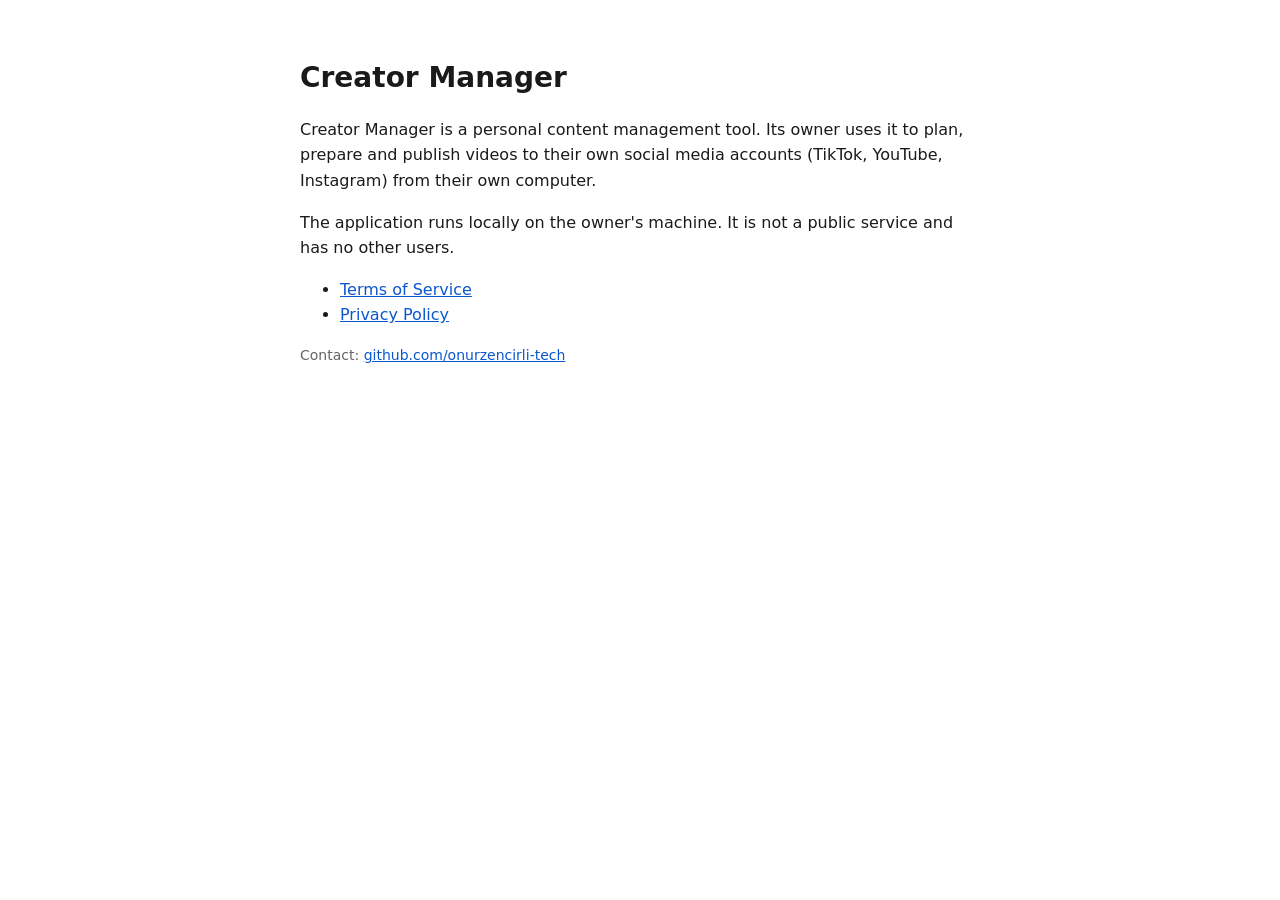
<file: index.html>
<!doctype html>
<html lang="en">
<head>
  <meta charset="utf-8">
  <meta name="viewport" content="width=device-width, initial-scale=1">
  <title>Creator Manager</title>
  <link rel="stylesheet" href="style.css">
</head>
<body>
  <main>
    <h1>Creator Manager</h1>
    <p>Creator Manager is a personal content management tool. Its owner uses it to plan, prepare and publish videos to their own social media accounts (TikTok, YouTube, Instagram) from their own computer.</p>
    <p>The application runs locally on the owner's machine. It is not a public service and has no other users.</p>
    <ul>
      <li><a href="terms.html">Terms of Service</a></li>
      <li><a href="privacy.html">Privacy Policy</a></li>
    </ul>
    <p class="muted">Contact: <a href="https://github.com/onurzencirli-tech">github.com/onurzencirli-tech</a></p>
  </main>
</body>
</html>
</file>
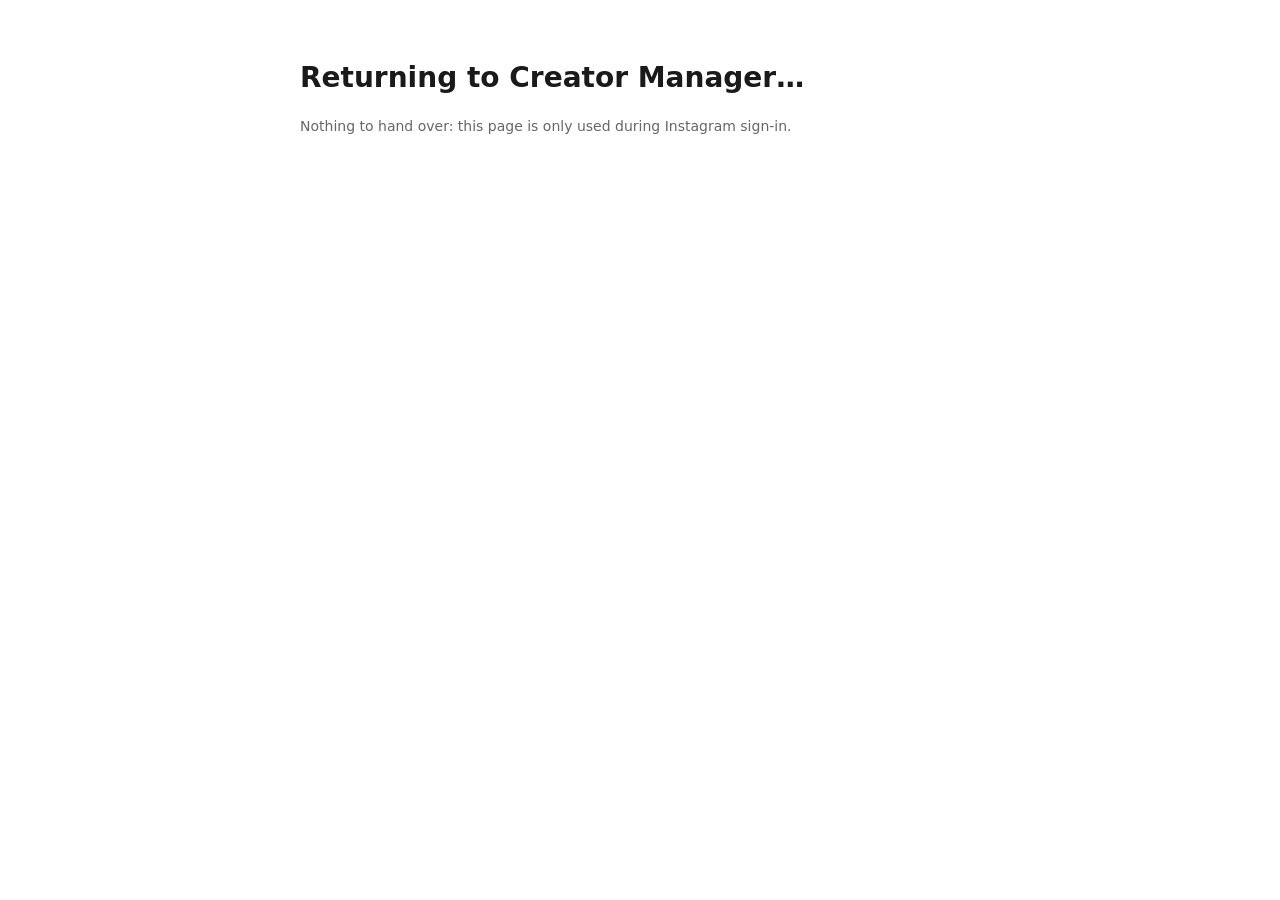
<file: instagram/callback/index.html>
<!doctype html>
<html lang="en">
<head>
  <meta charset="utf-8">
  <meta name="viewport" content="width=device-width, initial-scale=1">
  <meta name="referrer" content="no-referrer">
  <meta name="robots" content="noindex">
  <title>Returning to Creator Manager…</title>
  <link rel="stylesheet" href="../../style.css">
</head>
<body>
  <main>
    <h1>Returning to Creator Manager…</h1>
    <p class="muted" id="note">Instagram sent you back. Handing the sign-in result to Creator Manager running on this computer.</p>
  </main>
  <script>
    // Instagram requires an https redirect URI. Creator Manager runs on
    // http://localhost:3000. This page forwards the one-time result to that fixed
    // local address. It passes only known OAuth parameters, never redirects anywhere
    // else, and stores nothing. The code is single-use, short-lived, and useless
    // without the app secret, which never leaves the owner's machine.
    (function () {
      var TARGET = "http://localhost:3000/api/oauth/instagram/callback";
      var allowed = ["code", "state", "error", "error_reason", "error_description"];
      var incoming = new URLSearchParams(window.location.search);
      var out = new URLSearchParams();
      allowed.forEach(function (key) {
        var value = incoming.get(key);
        if (value !== null) out.set(key, value);
      });
      if (!out.has("code") && !out.has("error")) {
        document.getElementById("note").textContent =
          "Nothing to hand over: this page is only used during Instagram sign-in.";
        return;
      }
      // Instagram appends "#_" to the redirect; the query string is all we need.
      window.location.replace(TARGET + "?" + out.toString());
    })();
  </script>
</body>
</html>
</file>
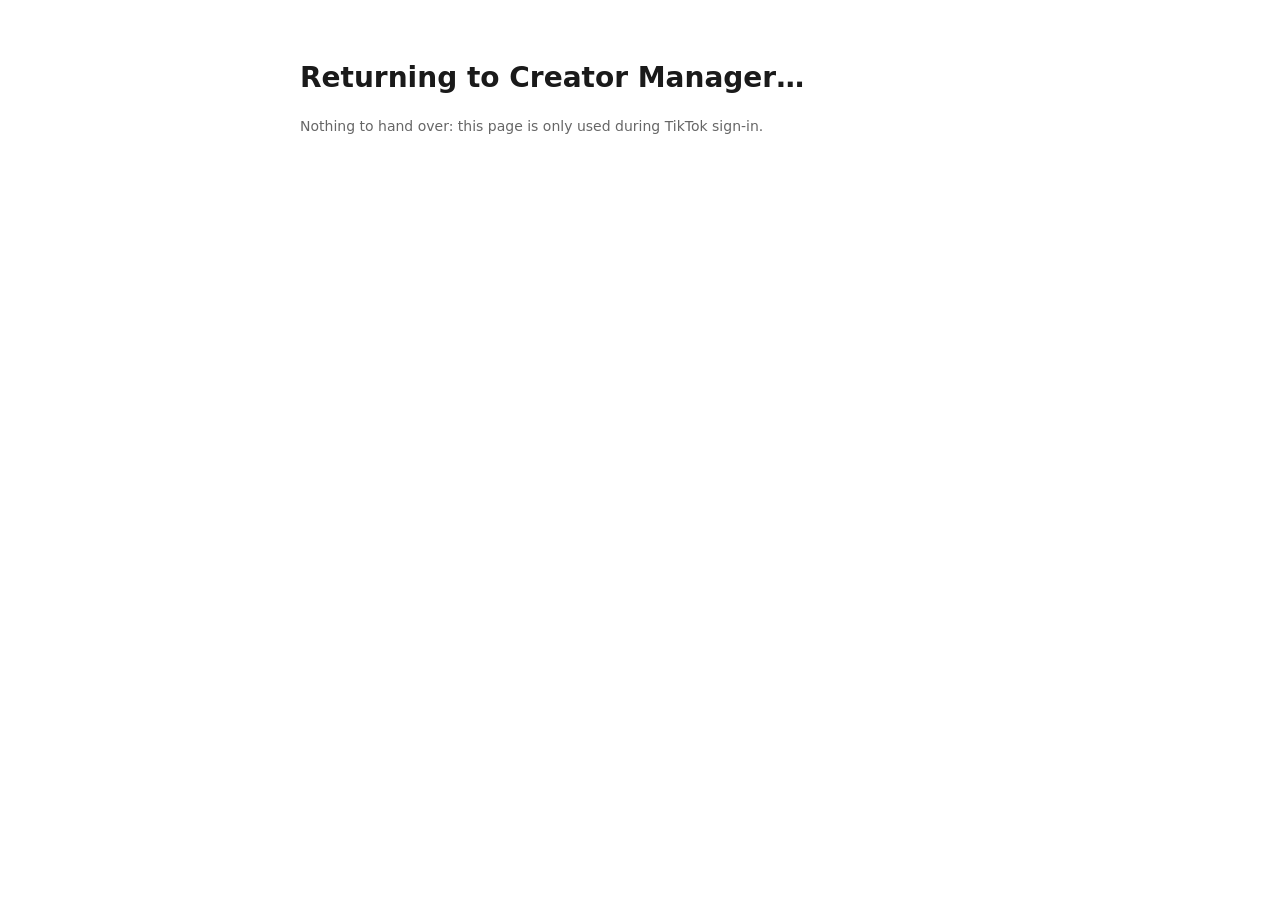
<file: tiktok/callback/index.html>
<!doctype html>
<html lang="en">
<head>
  <meta charset="utf-8">
  <meta name="viewport" content="width=device-width, initial-scale=1">
  <meta name="referrer" content="no-referrer">
  <meta name="robots" content="noindex">
  <title>Returning to Creator Manager…</title>
  <link rel="stylesheet" href="../../style.css">
</head>
<body>
  <main>
    <h1>Returning to Creator Manager…</h1>
    <p class="muted" id="note">TikTok sent you back. Handing the sign-in result to Creator Manager running on this computer.</p>
  </main>
  <script>
    // TikTok requires an https redirect URI and rejects localhost, while Creator Manager
    // runs on http://localhost:3000. This page forwards the one-time result to that fixed
    // local address. It only passes known OAuth parameters, never redirects anywhere
    // else, and stores nothing. The code is single-use, short-lived, and useless without
    // the client secret, which never leaves the owner's machine.
    (function () {
      var TARGET = "http://localhost:3000/api/oauth/tiktok/callback";
      var allowed = ["code", "state", "scopes", "error", "error_description"];
      var incoming = new URLSearchParams(window.location.search);
      var out = new URLSearchParams();
      allowed.forEach(function (key) {
        var value = incoming.get(key);
        if (value !== null) out.set(key, value);
      });
      if (!out.has("code") && !out.has("error")) {
        document.getElementById("note").textContent =
          "Nothing to hand over: this page is only used during TikTok sign-in.";
        return;
      }
      window.location.replace(TARGET + "?" + out.toString());
    })();
  </script>
</body>
</html>
</file>
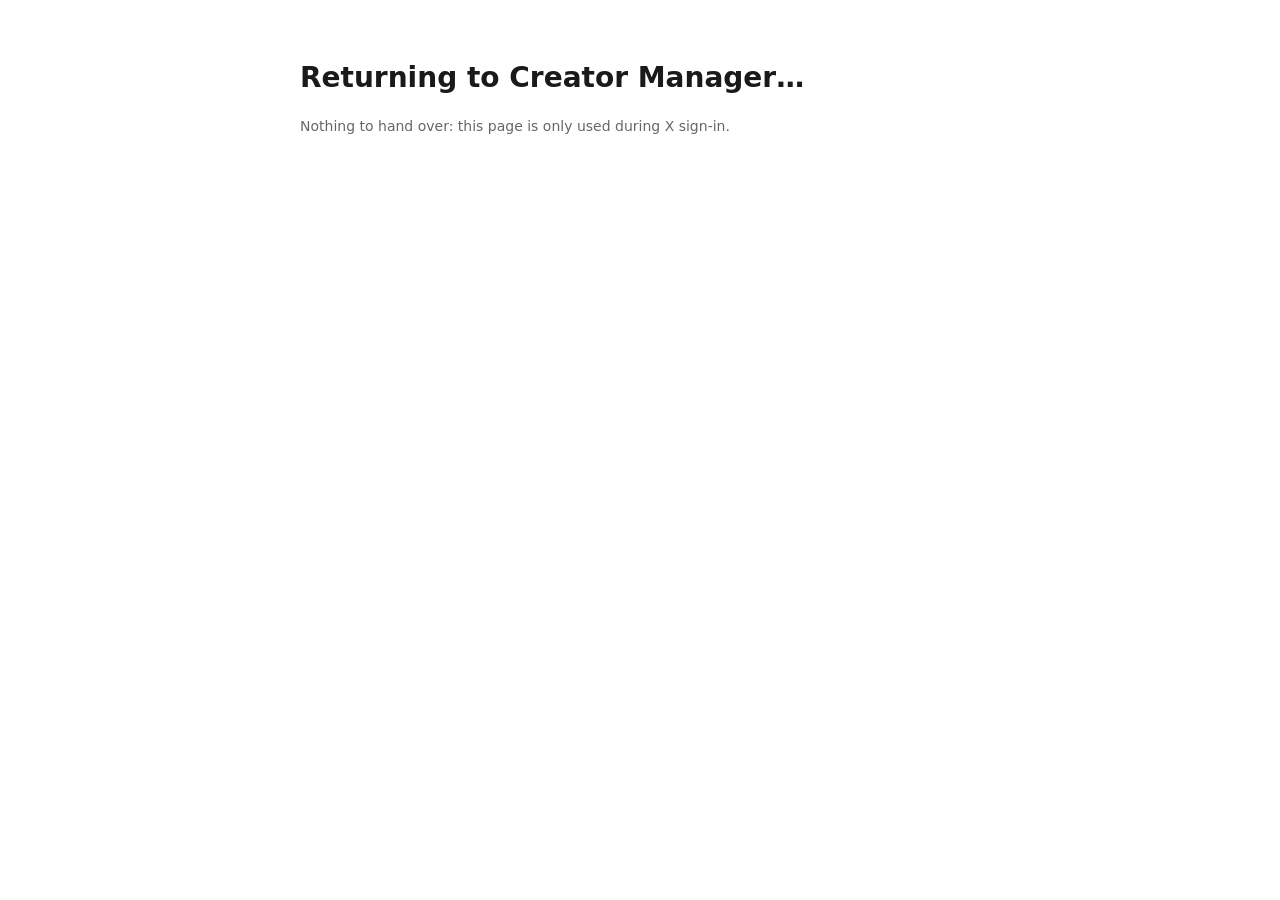
<file: x/callback/index.html>
<!doctype html>
<html lang="en">
<head>
  <meta charset="utf-8">
  <meta name="viewport" content="width=device-width, initial-scale=1">
  <meta name="referrer" content="no-referrer">
  <meta name="robots" content="noindex">
  <title>Returning to Creator Manager…</title>
  <link rel="stylesheet" href="../../style.css">
</head>
<body>
  <main>
    <h1>Returning to Creator Manager…</h1>
    <p class="muted" id="note">X sent you back. Handing the sign-in result to Creator Manager running on this computer.</p>
  </main>
  <script>
    // Forwards the one-time OAuth result to Creator Manager on this computer.
    // Only known OAuth parameters are passed, nothing is stored, and it never
    // redirects anywhere but the fixed local address. The code is single-use and
    // useless without the PKCE verifier, which never leaves the owner's machine.
    (function () {
      var TARGET = "http://localhost:3000/api/oauth/x/callback";
      var allowed = ["code", "state", "error", "error_description"];
      var incoming = new URLSearchParams(window.location.search);
      var out = new URLSearchParams();
      allowed.forEach(function (key) {
        var value = incoming.get(key);
        if (value !== null) out.set(key, value);
      });
      if (!out.has("code") && !out.has("error")) {
        document.getElementById("note").textContent =
          "Nothing to hand over: this page is only used during X sign-in.";
        return;
      }
      window.location.replace(TARGET + "?" + out.toString());
    })();
  </script>
</body>
</html>
</file>
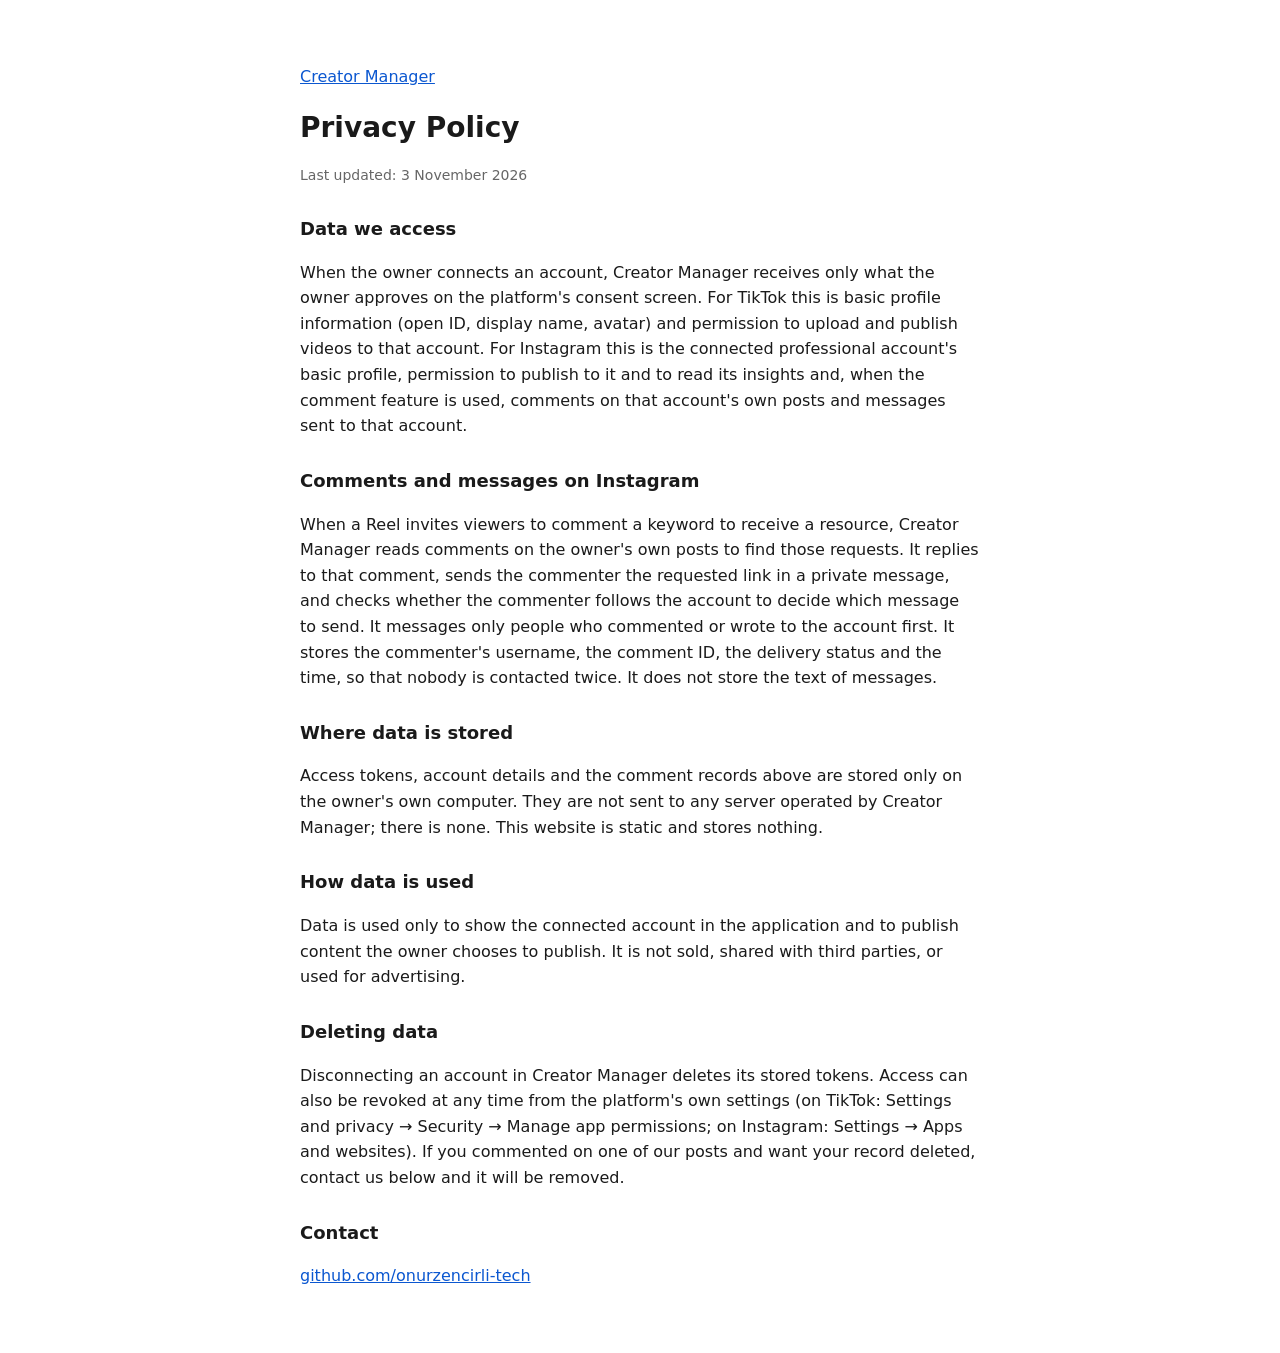
<file: privacy.html>
<!doctype html>
<html lang="en">
<head>
  <meta charset="utf-8">
  <meta name="viewport" content="width=device-width, initial-scale=1">
  <title>Privacy Policy · Creator Manager</title>
  <link rel="stylesheet" href="style.css">
</head>
<body>
  <main>
    <p><a href="./">Creator Manager</a></p>
    <h1>Privacy Policy</h1>
    <p class="muted">Last updated: 3 November 2026</p>

    <h2>Data we access</h2>
    <p>When the owner connects an account, Creator Manager receives only what the owner approves on the platform's consent screen. For TikTok this is basic profile information (open ID, display name, avatar) and permission to upload and publish videos to that account. For Instagram this is the connected professional account's basic profile, permission to publish to it and to read its insights and, when the comment feature is used, comments on that account's own posts and messages sent to that account.</p>

    <h2>Comments and messages on Instagram</h2>
    <p>When a Reel invites viewers to comment a keyword to receive a resource, Creator Manager reads comments on the owner's own posts to find those requests. It replies to that comment, sends the commenter the requested link in a private message, and checks whether the commenter follows the account to decide which message to send. It messages only people who commented or wrote to the account first. It stores the commenter's username, the comment ID, the delivery status and the time, so that nobody is contacted twice. It does not store the text of messages.</p>

    <h2>Where data is stored</h2>
    <p>Access tokens, account details and the comment records above are stored only on the owner's own computer. They are not sent to any server operated by Creator Manager; there is none. This website is static and stores nothing.</p>

    <h2>How data is used</h2>
    <p>Data is used only to show the connected account in the application and to publish content the owner chooses to publish. It is not sold, shared with third parties, or used for advertising.</p>

    <h2>Deleting data</h2>
    <p>Disconnecting an account in Creator Manager deletes its stored tokens. Access can also be revoked at any time from the platform's own settings (on TikTok: Settings and privacy → Security → Manage app permissions; on Instagram: Settings → Apps and websites). If you commented on one of our posts and want your record deleted, contact us below and it will be removed.</p>

    <h2>Contact</h2>
    <p><a href="https://github.com/onurzencirli-tech">github.com/onurzencirli-tech</a></p>
  </main>
</body>
</html>
</file>
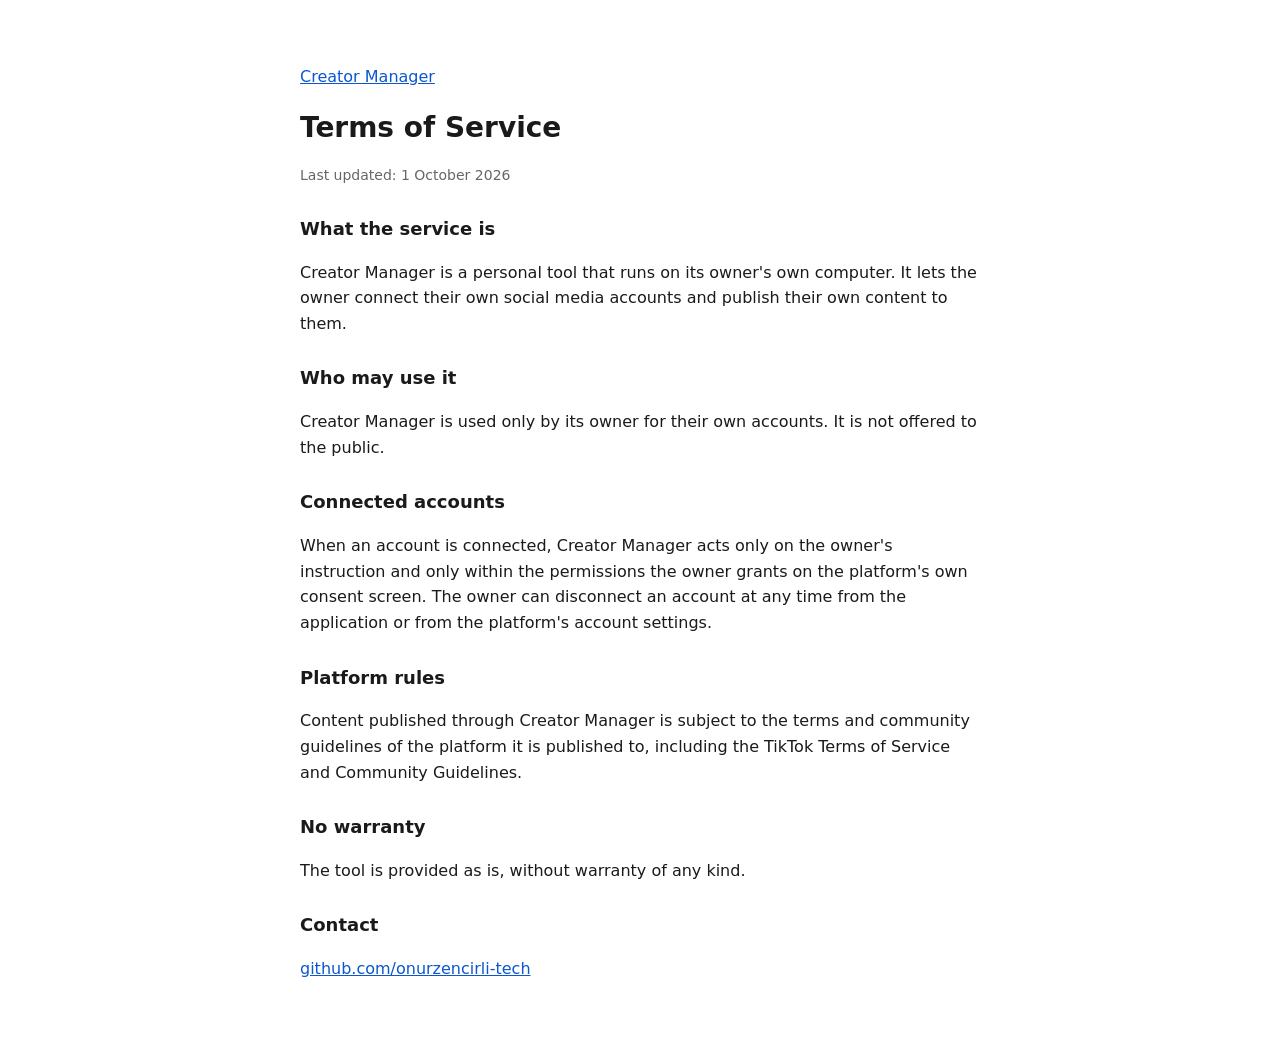
<file: terms.html>
<!doctype html>
<html lang="en">
<head>
  <meta charset="utf-8">
  <meta name="viewport" content="width=device-width, initial-scale=1">
  <title>Terms of Service · Creator Manager</title>
  <link rel="stylesheet" href="style.css">
</head>
<body>
  <main>
    <p><a href="./">Creator Manager</a></p>
    <h1>Terms of Service</h1>
    <p class="muted">Last updated: 1 October 2026</p>

    <h2>What the service is</h2>
    <p>Creator Manager is a personal tool that runs on its owner's own computer. It lets the owner connect their own social media accounts and publish their own content to them.</p>

    <h2>Who may use it</h2>
    <p>Creator Manager is used only by its owner for their own accounts. It is not offered to the public.</p>

    <h2>Connected accounts</h2>
    <p>When an account is connected, Creator Manager acts only on the owner's instruction and only within the permissions the owner grants on the platform's own consent screen. The owner can disconnect an account at any time from the application or from the platform's account settings.</p>

    <h2>Platform rules</h2>
    <p>Content published through Creator Manager is subject to the terms and community guidelines of the platform it is published to, including the TikTok Terms of Service and Community Guidelines.</p>

    <h2>No warranty</h2>
    <p>The tool is provided as is, without warranty of any kind.</p>

    <h2>Contact</h2>
    <p><a href="https://github.com/onurzencirli-tech">github.com/onurzencirli-tech</a></p>
  </main>
</body>
</html>
</file>
<file: style.css>
:root { color-scheme: light dark; --fg: #1a1a1a; --muted: #666; --bg: #fff; --link: #0b57d0; }
@media (prefers-color-scheme: dark) { :root { --fg: #e8e8e8; --muted: #9a9a9a; --bg: #141414; --link: #8ab4f8; } }
body { margin: 0; background: var(--bg); color: var(--fg); font: 16px/1.6 system-ui, -apple-system, "Segoe UI", sans-serif; }
main { max-width: 680px; margin: 0 auto; padding: 48px 16px; }
h1 { font-size: 28px; margin: 8px 0 4px; }
h2 { font-size: 18px; margin-top: 28px; }
a { color: var(--link); }
.muted { color: var(--muted); font-size: 14px; }
</file>
